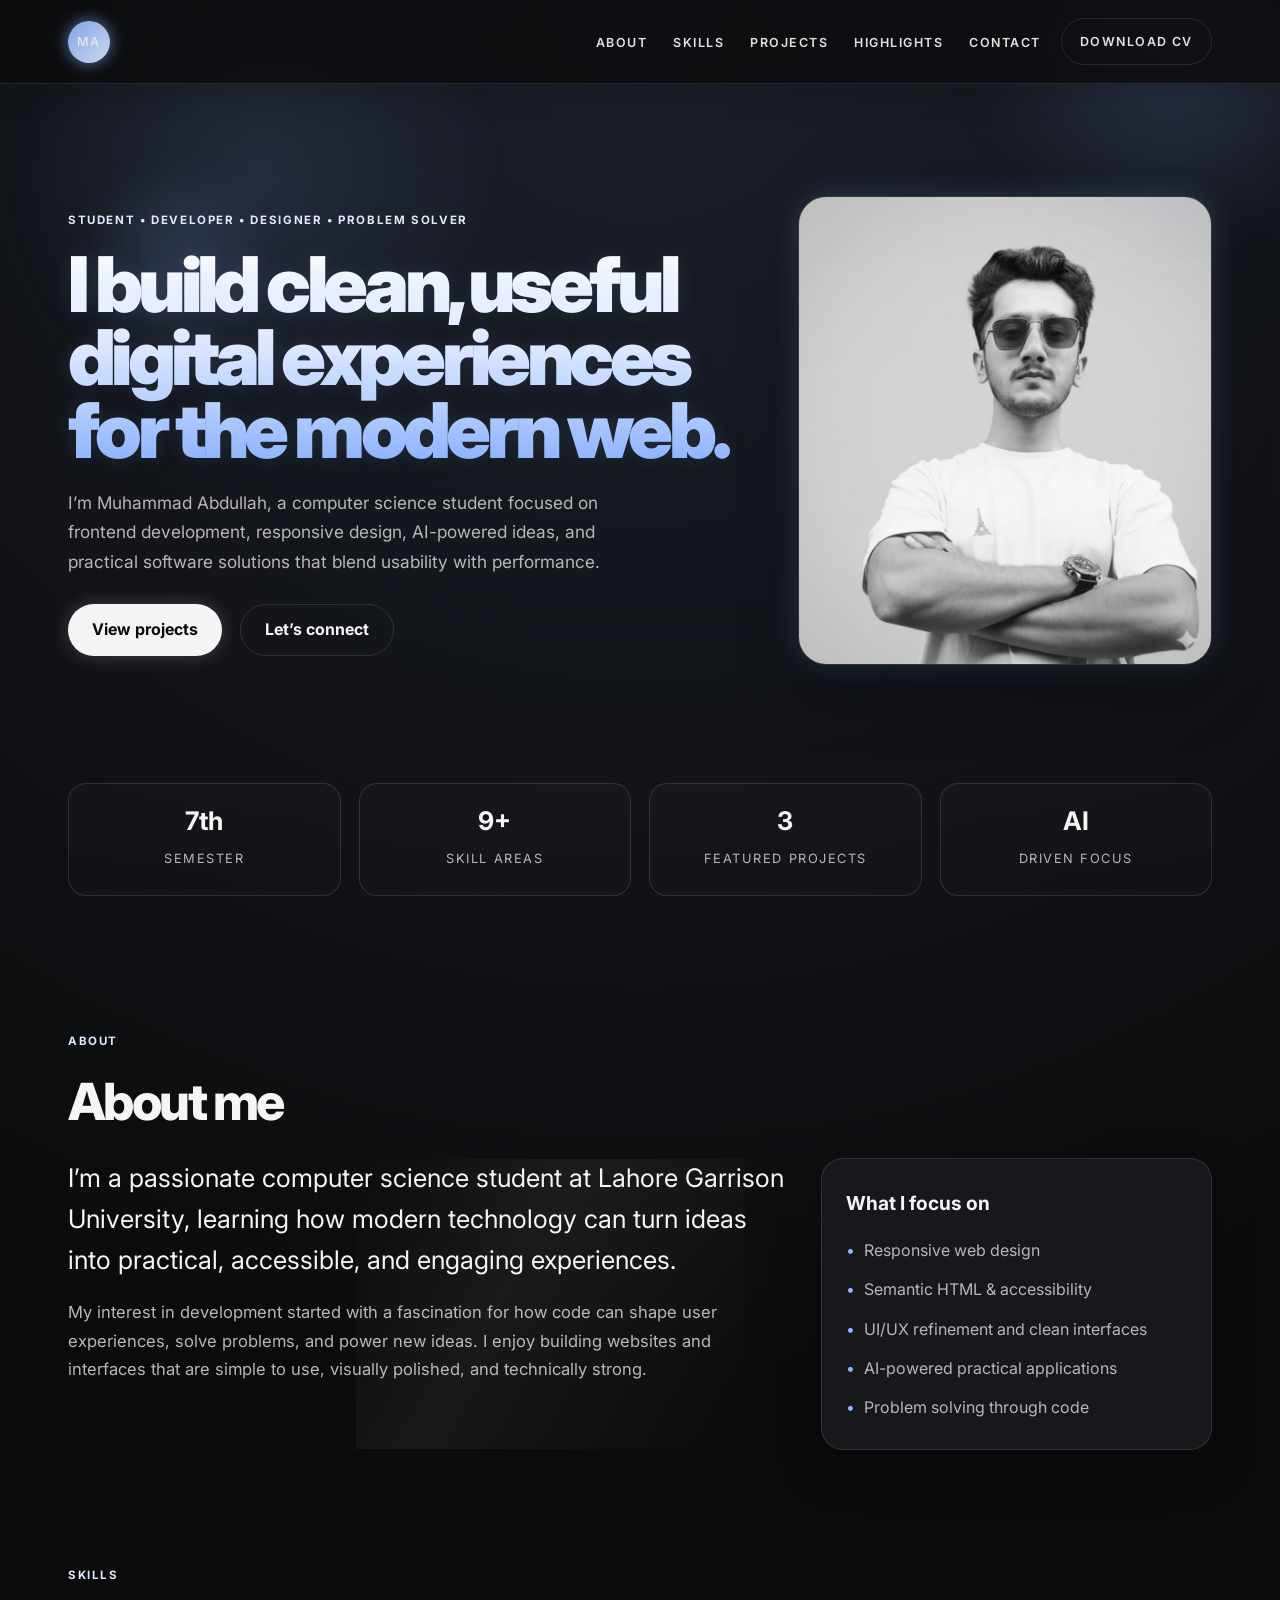
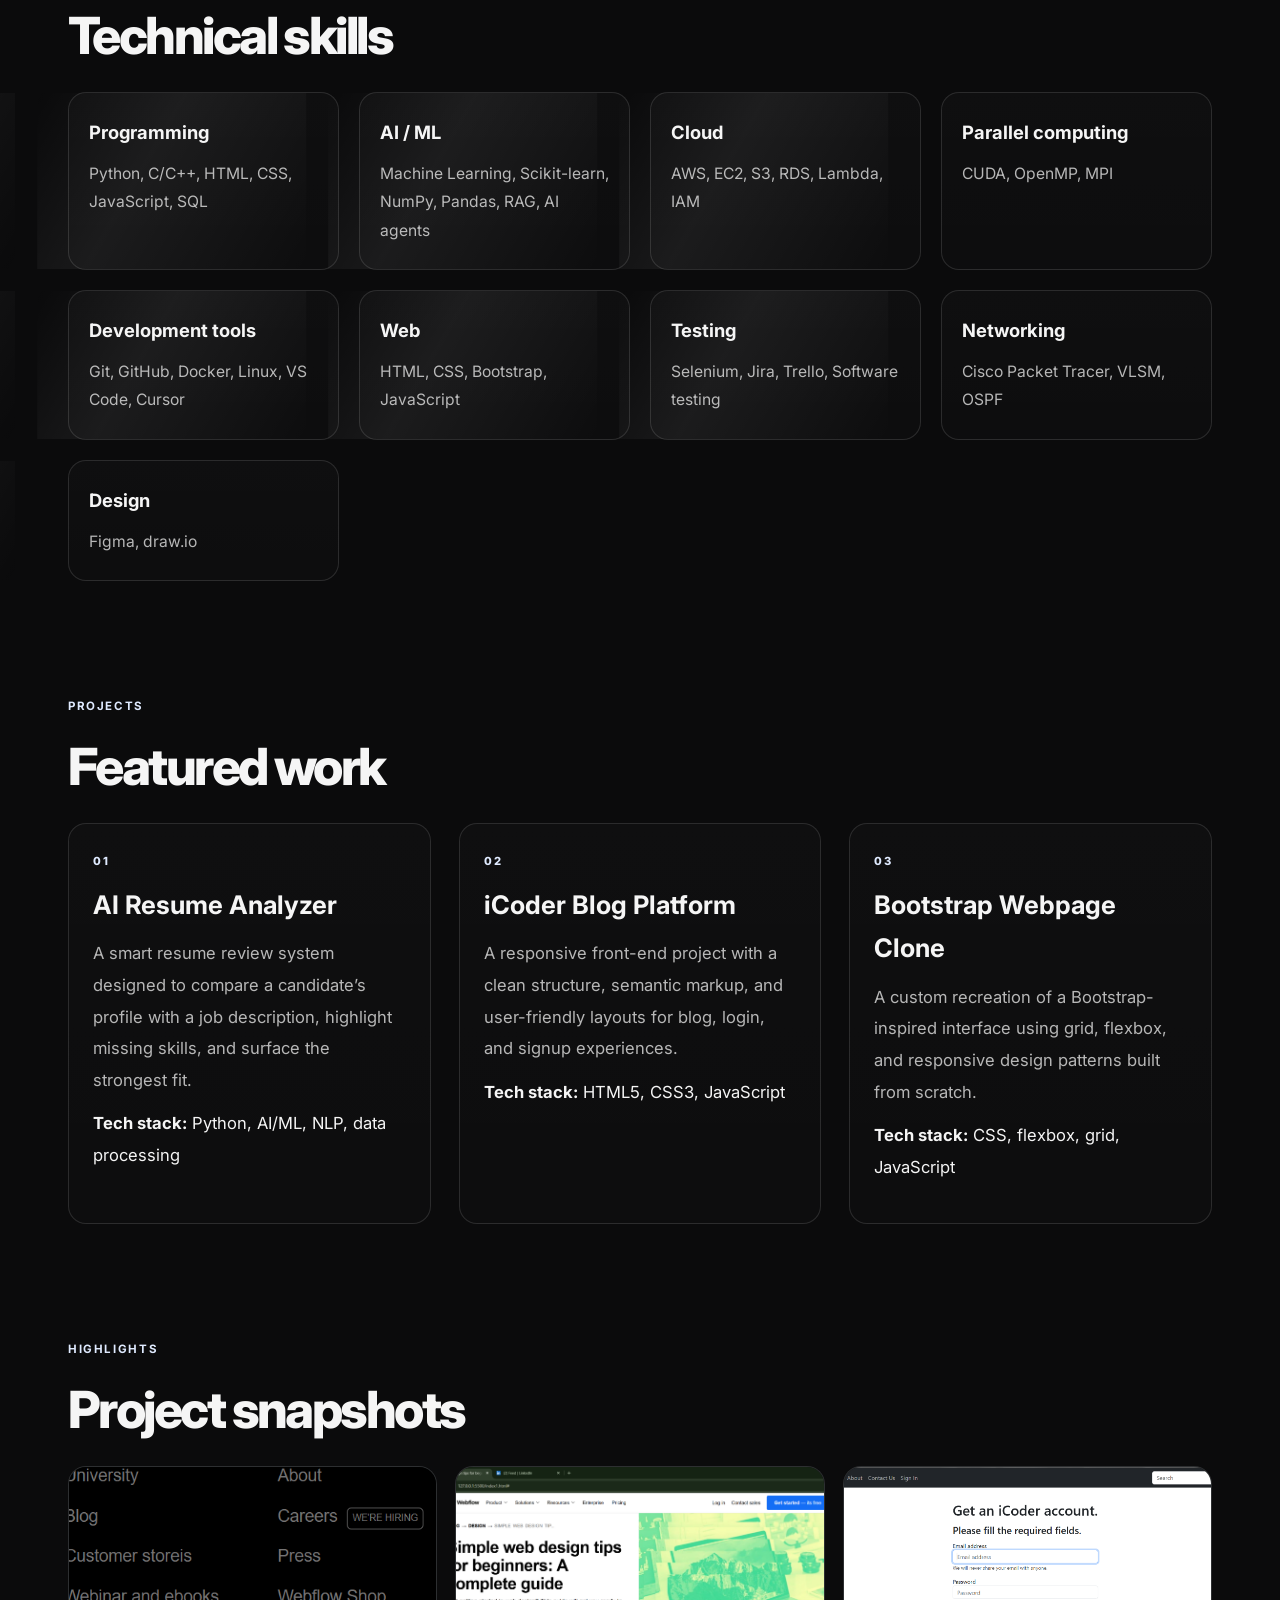
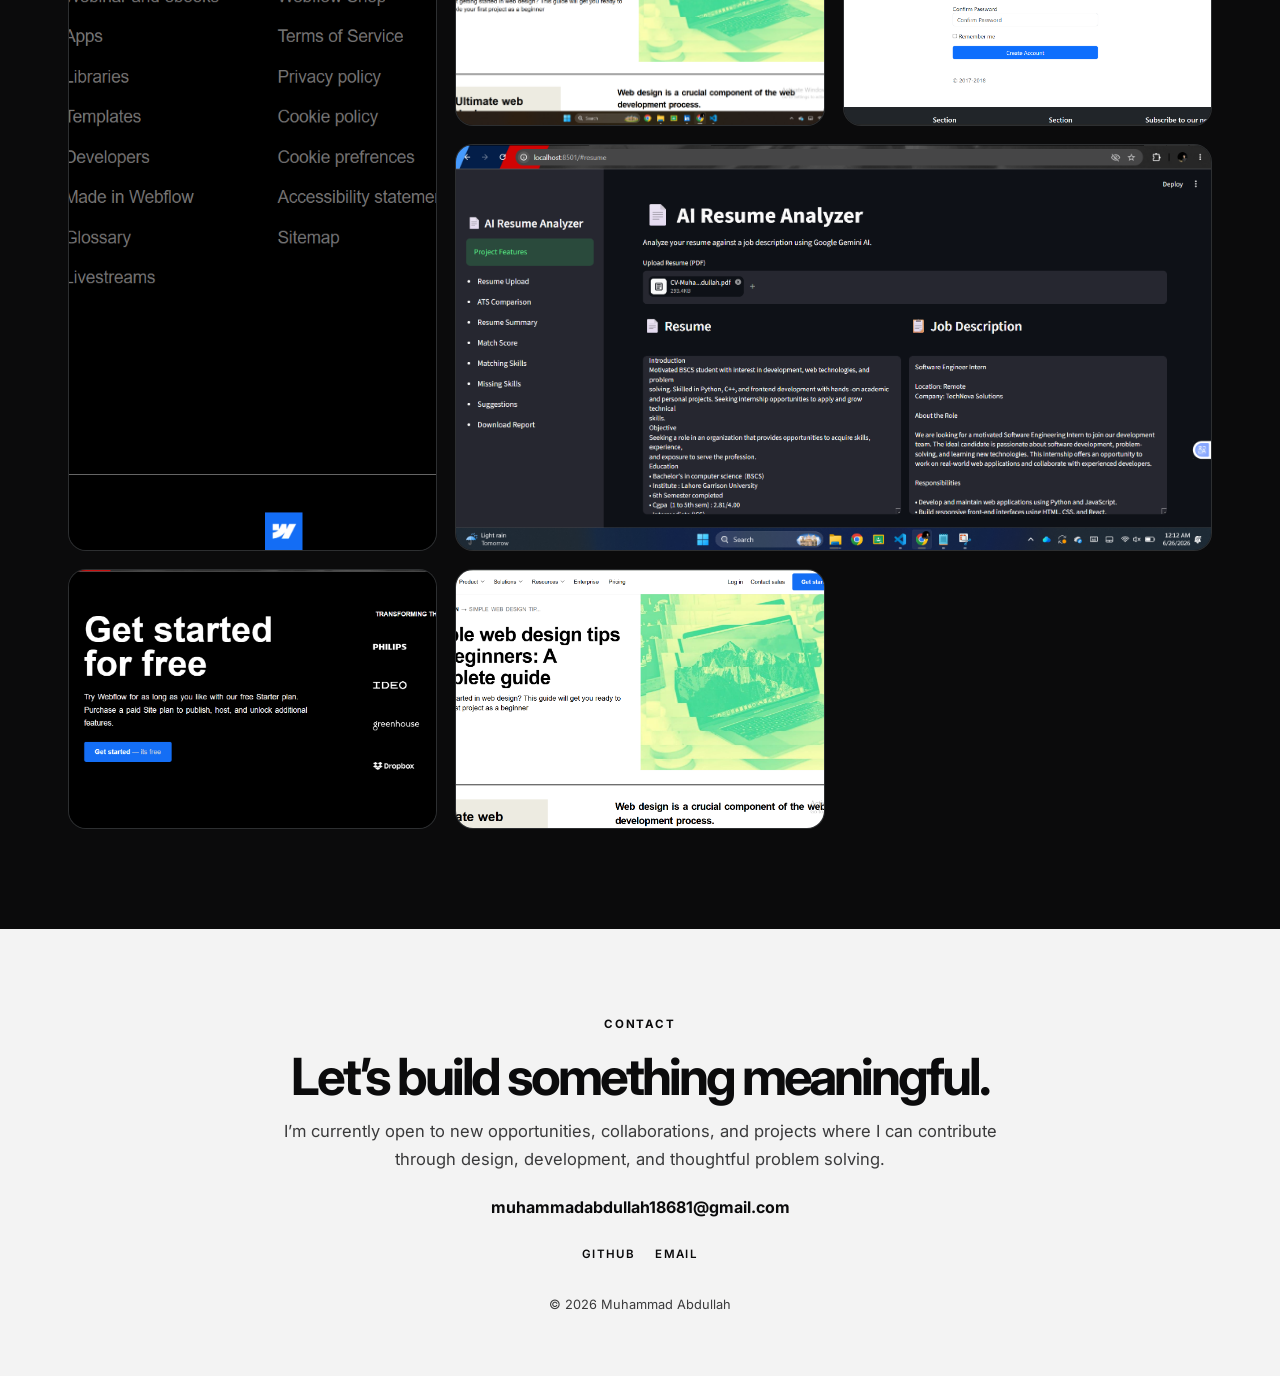
<file: index.html>
<!DOCTYPE html>
<html lang="en">
  <head>
    <meta charset="UTF-8" />
    <meta name="viewport" content="width=device-width, initial-scale=1.0" />
    <title>Muhammad Abdullah | Portfolio</title>
    <meta
      name="description"
      content="Portfolio of Muhammad Abdullah, a computer science student and web developer focused on responsive design, front-end development, AI, and practical software solutions."
    />
    <link rel="preconnect" href="https://fonts.googleapis.com" />
    <link rel="preconnect" href="https://fonts.gstatic.com" crossorigin />
    <link
      href="https://fonts.googleapis.com/css2?family=Inter:wght@400;500;600;700;800;900&display=swap"
      rel="stylesheet"
    />
    <link rel="stylesheet" href="styles.css" />
  </head>
  <body>
    <header class="site-header" id="top">
      <nav class="top-nav">
        <a href="#top" class="brand" aria-label="Muhammad Abdullah home">MA</a>

        <button class="menu-toggle" aria-label="Toggle navigation" aria-expanded="false">
          <span></span>
          <span></span>
          <span></span>
        </button>

        <div class="nav-panel">
          <ul>
            <li><a href="#about">About</a></li>
            <li><a href="#skills">Skills</a></li>
            <li><a href="#projects">Projects</a></li>
            <li><a href="#highlights">Highlights</a></li>
            <li><a href="#contact">Contact</a></li>
          </ul>
          <a class="nav-button" href="CV-Muhammad_Abdullah.docx" target="_blank" rel="noopener noreferrer">Download CV</a>
        </div>
      </nav>
    </header>

    <main>
      <section class="hero">
        <div class="hero-copy">
          <p class="eyebrow">Student • developer • designer • problem solver</p>
          <h1>
            I build clean, useful digital experiences for the modern web.
          </h1>
          <p class="hero-text">
            I’m Muhammad Abdullah, a computer science student focused on frontend
            development, responsive design, AI-powered ideas, and practical software
            solutions that blend usability with performance.
          </p>
          <div class="hero-actions">
            <a href="#projects" class="primary-btn">View projects</a>
            <a href="#contact" class="secondary-btn">Let’s connect</a>
          </div>
        </div>

        <div class="hero-image-wrap">
          <img src="img1.jpg" alt="Muhammad Abdullah portrait" class="hero-image" />
        </div>
      </section>

      <section class="stats-strip" aria-label="Quick profile stats">
        <div>
          <strong>7th</strong>
          <span>Semester</span>
        </div>
        <div>
          <strong>9+</strong>
          <span>Skill areas</span>
        </div>
        <div>
          <strong>3</strong>
          <span>Featured projects</span>
        </div>
        <div>
          <strong>AI</strong>
          <span>Driven focus</span>
        </div>
      </section>

      <section id="about" class="content-section">
        <div class="section-heading">
          <p class="section-tag">About</p>
          <h2>About me</h2>
        </div>

        <div class="about-grid">
          <div class="about-copy">
            <p class="lead">
              I’m a passionate computer science student at Lahore Garrison University,
              learning how modern technology can turn ideas into practical, accessible,
              and engaging experiences.
            </p>
            <p>
              My interest in development started with a fascination for how code can shape
              user experiences, solve problems, and power new ideas. I enjoy building
              websites and interfaces that are simple to use, visually polished, and
              technically strong.
            </p>
          </div>

          <aside class="about-card">
            <h3>What I focus on</h3>
            <ul>
              <li>Responsive web design</li>
              <li>Semantic HTML &amp; accessibility</li>
              <li>UI/UX refinement and clean interfaces</li>
              <li>AI-powered practical applications</li>
              <li>Problem solving through code</li>
            </ul>
          </aside>
        </div>
      </section>

      <section id="skills" class="content-section">
        <div class="section-heading">
          <p class="section-tag">Skills</p>
          <h2>Technical skills</h2>
        </div>

        <div class="skills-grid">
          <div class="skill-category">
            <h3>Programming</h3>
            <p>Python, C/C++, HTML, CSS, JavaScript, SQL</p>
          </div>

          <div class="skill-category">
            <h3>AI / ML</h3>
            <p>Machine Learning, Scikit-learn, NumPy, Pandas, RAG, AI agents</p>
          </div>

          <div class="skill-category">
            <h3>Cloud</h3>
            <p>AWS, EC2, S3, RDS, Lambda, IAM</p>
          </div>

          <div class="skill-category">
            <h3>Parallel computing</h3>
            <p>CUDA, OpenMP, MPI</p>
          </div>

          <div class="skill-category">
            <h3>Development tools</h3>
            <p>Git, GitHub, Docker, Linux, VS Code, Cursor</p>
          </div>

          <div class="skill-category">
            <h3>Web</h3>
            <p>HTML, CSS, Bootstrap, JavaScript</p>
          </div>

          <div class="skill-category">
            <h3>Testing</h3>
            <p>Selenium, Jira, Trello, Software testing</p>
          </div>

          <div class="skill-category">
            <h3>Networking</h3>
            <p>Cisco Packet Tracer, VLSM, OSPF</p>
          </div>

          <div class="skill-category">
            <h3>Design</h3>
            <p>Figma, draw.io</p>
          </div>
        </div>
      </section>

      <section id="projects" class="content-section">
        <div class="section-heading">
          <p class="section-tag">Projects</p>
          <h2>Featured work</h2>
        </div>

        <div class="projects-grid">
          <article class="project-card">
            <div class="project-number">01</div>
            <h3>AI Resume Analyzer</h3>
            <p>
              A smart resume review system designed to compare a candidate’s profile with
              a job description, highlight missing skills, and surface the strongest fit.
            </p>
            <p class="stack"><strong>Tech stack:</strong> Python, AI/ML, NLP, data processing</p>
          </article>

          <article class="project-card">
            <div class="project-number">02</div>
            <h3>iCoder Blog Platform</h3>
            <p>
              A responsive front-end project with a clean structure, semantic markup, and
              user-friendly layouts for blog, login, and signup experiences.
            </p>
            <p class="stack"><strong>Tech stack:</strong> HTML5, CSS3, JavaScript</p>
          </article>

          <article class="project-card">
            <div class="project-number">03</div>
            <h3>Bootstrap Webpage Clone</h3>
            <p>
              A custom recreation of a Bootstrap-inspired interface using grid, flexbox,
              and responsive design patterns built from scratch.
            </p>
            <p class="stack"><strong>Tech stack:</strong> CSS, flexbox, grid, JavaScript</p>
          </article>
        </div>
      </section>

      <section id="highlights" class="content-section">
        <div class="section-heading">
          <p class="section-tag">Highlights</p>
          <h2>Project snapshots</h2>
        </div>

        <div class="gallery-grid">
          <figure class="gallery-item tall">
            <img src="Screenshot 2025-10-15 144143.png" alt="Project screenshot 1" />
          </figure>
          <figure class="gallery-item">
            <img src="Screenshot 2025-07-09 141239.png" alt="Project screenshot 2" />
          </figure>
          <figure class="gallery-item">
            <img src="Screenshot 2025-10-15 144005.png" alt="Project screenshot 3" />
          </figure>
          <figure class="gallery-item wide">
            <img src="project ai resume .png" alt="AI resume analyzer project" />
          </figure>
          <figure class="gallery-item">
            <img src="Screenshot 2025-10-15 144124.png" alt="Project screenshot 4" />
          </figure>
          <figure class="gallery-item">
            <img src="Screenshot 2025-07-08 152722.png" alt="Project screenshot 5" />
          </figure>
        </div>
      </section>
    </main>

    <footer id="contact" class="site-footer">
      <div class="footer-inner">
        <p class="section-tag light">Contact</p>
        <h2>Let’s build something meaningful.</h2>
        <p>
          I’m currently open to new opportunities, collaborations, and projects where I
          can contribute through design, development, and thoughtful problem solving.
        </p>
        <a class="email-link" href="mailto:muhammadabdullah18681@gmail.com">
          muhammadabdullah18681@gmail.com
        </a>
        <div class="social-links" aria-label="Social links">
          <a href="https://github.com/Abdullah-khalil-18681" target="_blank" rel="noopener noreferrer">GitHub</a>
          <a href="mailto:muhammadabdullah18681@gmail.com">Email</a>
        </div>
        <p class="copyright">© 2026 Muhammad Abdullah</p>
      </div>
    </footer>

    <script>
      const revealItems = document.querySelectorAll('.content-section, .hero, .stats-strip, .site-footer');
      const menuToggle = document.querySelector('.menu-toggle');
      const navPanel = document.querySelector('.nav-panel');

      const observer = new IntersectionObserver(
        (entries) => {
          entries.forEach((entry) => {
            if (entry.isIntersecting) {
              entry.target.classList.add('is-visible');
            }
          });
        },
        { threshold: 0.12 }
      );

      revealItems.forEach((item) => {
        item.classList.add('reveal');
        observer.observe(item);
      });

      document.querySelectorAll('.project-card, .skill-category, .about-card, .gallery-item, .stats-strip > div').forEach((item) => {
        item.classList.add('reveal');
        observer.observe(item);
      });

      if (menuToggle && navPanel) {
        menuToggle.addEventListener('click', () => {
          const isOpen = navPanel.classList.toggle('is-open');
          menuToggle.classList.toggle('is-open', isOpen);
          menuToggle.setAttribute('aria-expanded', String(isOpen));
        });

        navPanel.querySelectorAll('a').forEach((link) => {
          link.addEventListener('click', () => {
            navPanel.classList.remove('is-open');
            menuToggle.classList.remove('is-open');
            menuToggle.setAttribute('aria-expanded', 'false');
          });
        });
      }

      document.querySelectorAll('.project-card, .skill-category, .about-card, .gallery-item').forEach((card) => {
        card.addEventListener('mousemove', (event) => {
          const rect = card.getBoundingClientRect();
          const x = ((event.clientX - rect.left) / rect.width - 0.5) * 10;
          const y = ((event.clientY - rect.top) / rect.height - 0.5) * 10;
          card.style.transform = `translateY(-4px) rotateX(${(-y).toFixed(2)}deg) rotateY(${x.toFixed(2)}deg) scale(1.01)`;
        });

        card.addEventListener('mouseleave', () => {
          card.style.transform = '';
        });
      });
    </script>
  </body>
</html>
</file>
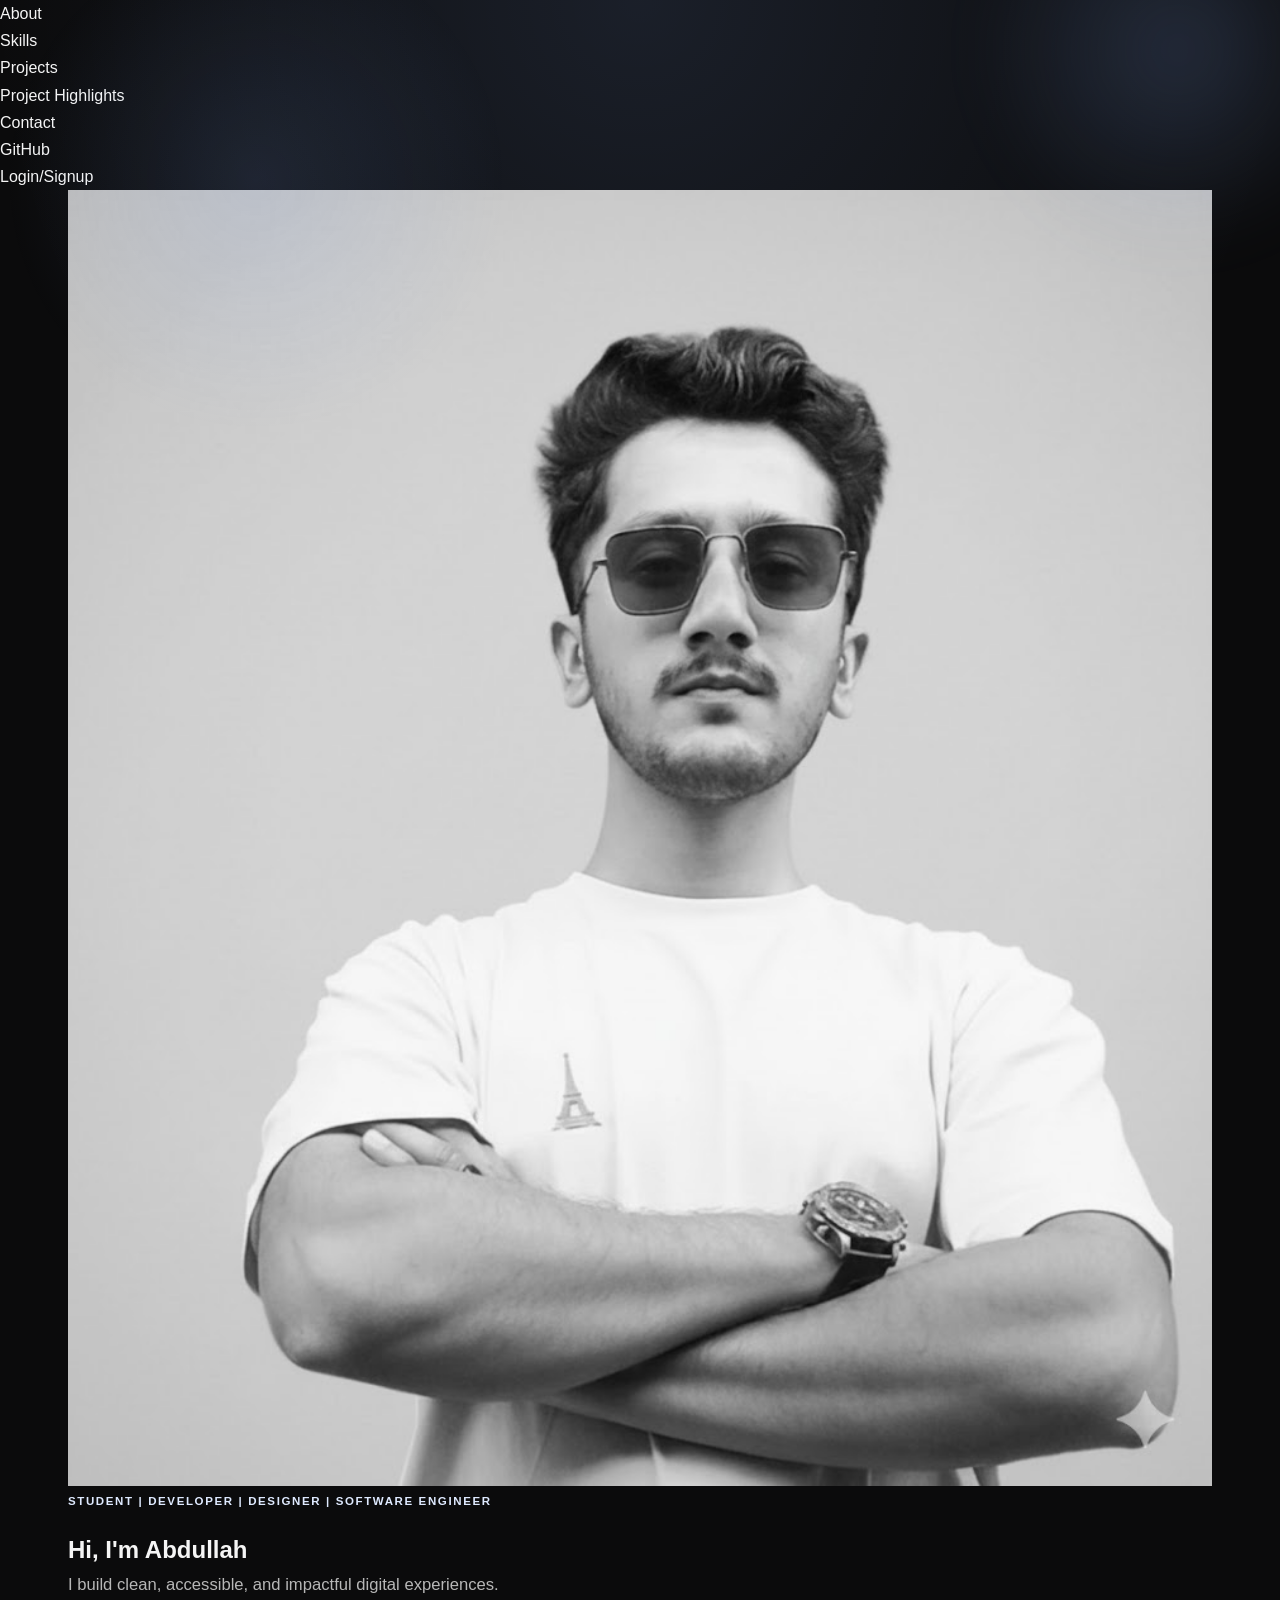
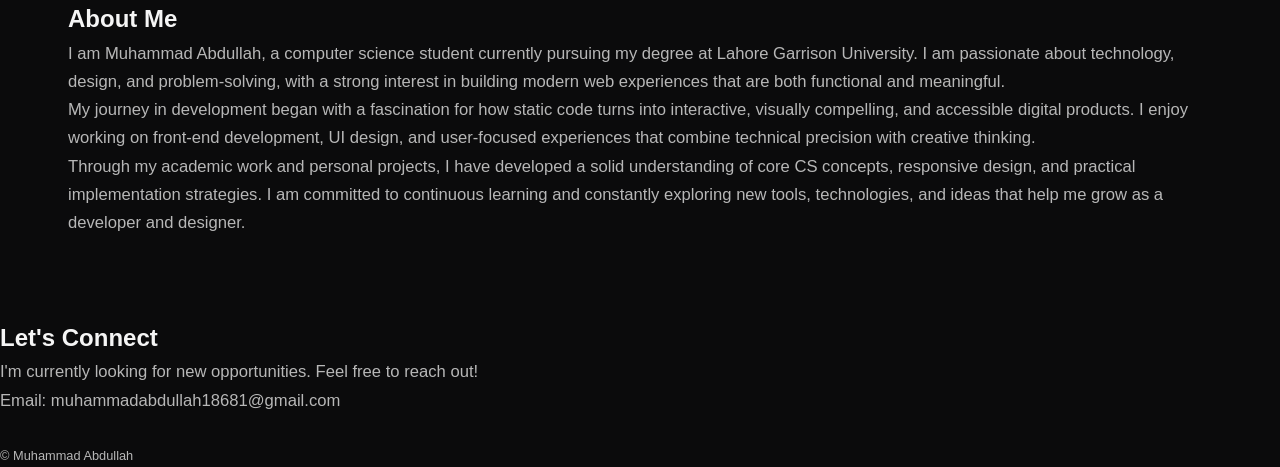
<file: about.html>
<!DOCTYPE html>
<html lang="en">

<head>
    <meta charset="UTF-8">
    <meta name="viewport" content="width=device-width, initial-scale=1.0">
    <title>About - Abdullah Khalil</title>
    <link rel="stylesheet" href="styles.css">
</head>

<body>

    <header>
        <nav>
            <ul>
                <li><a href="about.html">About</a></li>
                <li><a href="skills.html">Skills</a></li>
                <li><a href="projects.html">Projects</a></li>
                <li><a href="project-highlights.html">Project Highlights</a></li>
                <li><a href="contact.html">Contact</a></li>
                <li><a href="github.html">GitHub</a></li>
                <li><a href="login.html">Login/Signup</a></li>
            </ul>
        </nav>
    </header>

    <main>
        <section class="hero-content">
            <img src="img1.jpg" alt="A professional headshot of Abdullah Khalil smiling" class="profile-img">
            <p class="eyebrow">Student | Developer | Designer | Software Engineer</p>
            <h1>Hi, I'm Abdullah</h1>
            <p class="hero-subtitle">I build clean, accessible, and impactful digital experiences.</p>
        </section>

        <section class="page-section">
            <h2>About Me</h2>
            <div class="text-content">
                <p>
                    I am Muhammad Abdullah, a computer science student currently pursuing my degree at Lahore Garrison University.
                    I am passionate about technology, design, and problem-solving, with a strong interest in building modern web experiences that are both functional and meaningful.
                </p>
                <p>
                    My journey in development began with a fascination for how static code turns into interactive, visually compelling, and accessible digital products.
                    I enjoy working on front-end development, UI design, and user-focused experiences that combine technical precision with creative thinking.
                </p>
                <p>
                    Through my academic work and personal projects, I have developed a solid understanding of core CS concepts, responsive design, and practical implementation strategies.
                    I am committed to continuous learning and constantly exploring new tools, technologies, and ideas that help me grow as a developer and designer.
                </p>
            </div>
        </section>
    </main>

     <footer id="contact">
        <h2>Let's Connect</h2>
        <p>I'm currently looking for new opportunities. Feel free to reach out!</p>
        <p class="contact-info">
            Email: <a href="mailto:muhammadabdullah18681@gmail.com">muhammadabdullah18681@gmail.com</a>
        </p>
        <p class="copyright">
            &copy; <span id="year"> Muhammad Abdullah</span>
        </p>
    </footer>

</body>

</html>
</file>
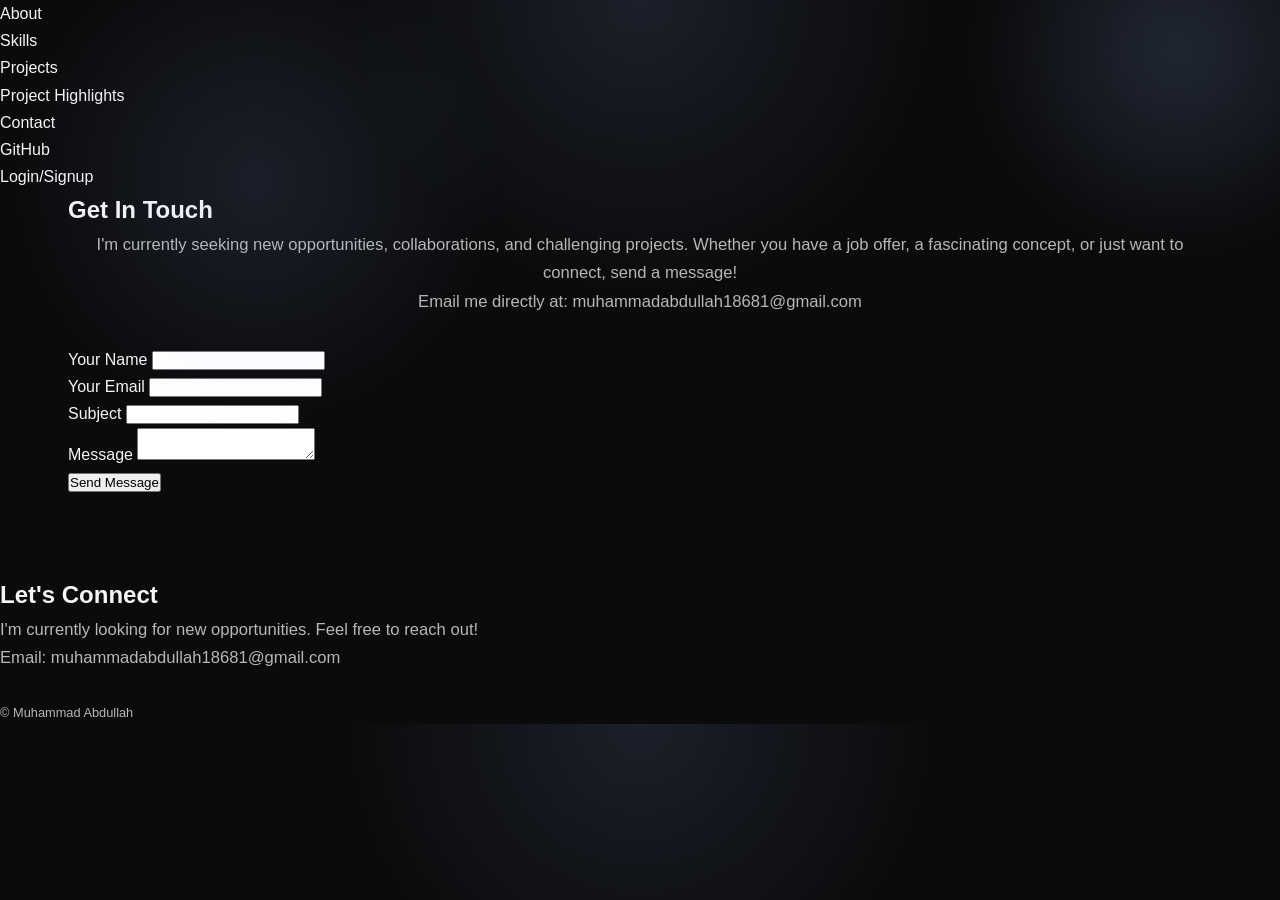
<file: contact.html>
<!DOCTYPE html>
<html lang="en">
<head>
    <meta charset="UTF-8">
    <meta name="viewport" content="width=device-width, initial-scale=1.0">
    <title>Contact - Abdullah Khalil</title>
    <link rel="stylesheet" href="styles.css">
</head>
<body>

    <header>
        <nav>
            <ul>
                <li><a href="about.html">About</a></li>
                <li><a href="skills.html">Skills</a></li>
                <li><a href="projects.html">Projects</a></li>
                <li><a href="project-highlights.html">Project Highlights</a></li>
                <li><a href="contact.html">Contact</a></li>
                <li><a href="github.html">GitHub</a></li>
                <li><a href="login.html">Login/Signup</a></li>
            </ul>
        </nav>
    </header>

    <main>
        <section class="page-section">
            <h2>Get In Touch</h2>
            <div class="text-content" style="text-align: center; margin-bottom: 30px;">
                <p>
                    I'm currently seeking new opportunities, collaborations, and challenging projects. Whether you have a job offer, a fascinating concept, or just want to connect, send a message!
                </p>
                <p>
                    Email me directly at: <a href="mailto:muhammadabdullah18681@gmail.com">muhammadabdullah18681@gmail.com</a>
                </p>
            </div>

            <div class="contact-form-container">
                <form action="#" method="POST">
                    <div class="form-group">
                        <label for="name">Your Name</label>
                        <input type="text" id="name" name="name" required>
                    </div>

                    <div class="form-group">
                        <label for="email">Your Email</label>
                        <input type="email" id="email" name="email" required>
                    </div>

                    <div class="form-group">
                        <label for="subject">Subject</label>
                        <input type="text" id="subject" name="subject" required>
                    </div>

                    <div class="form-group">
                        <label for="message">Message</label>
                        <textarea id="message" name="message" required></textarea>
                    </div>

                    <button type="submit" class="submit-button">Send Message</button>
                </form>
            </div>
        </section>
    </main>

     <footer id="contact">
        <h2>Let's Connect</h2>
        <p>I'm currently looking for new opportunities. Feel free to reach out!</p>
        <p class="contact-info">
            Email: <a href="mailto:muhammadabdullah18681@gmail.com">muhammadabdullah18681@gmail.com</a>
        </p>
        <p class="copyright">
            &copy; <span id="year"> Muhammad Abdullah</span>
    </footer>

</body>
</html>
</file>
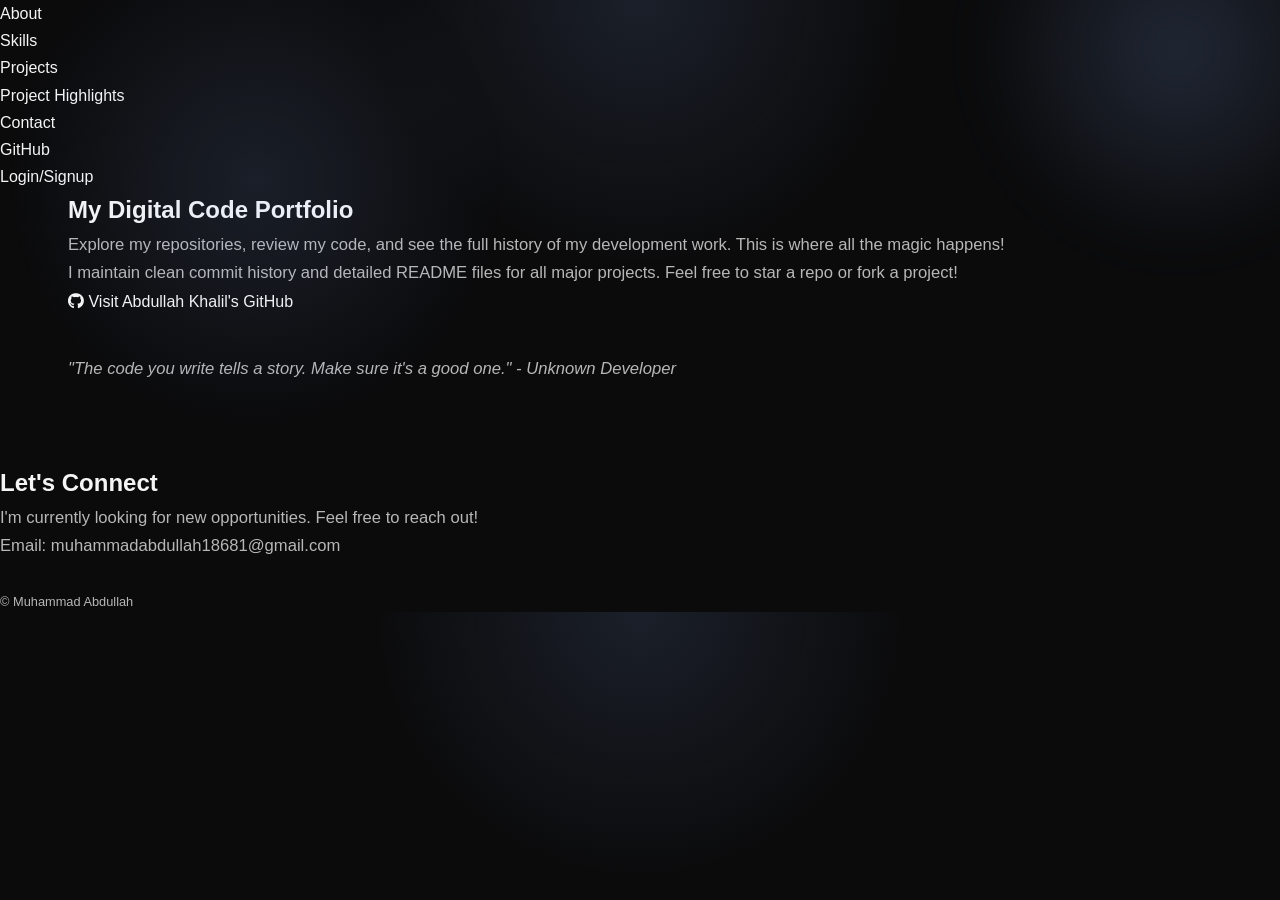
<file: github.html>
<!DOCTYPE html>
<html lang="en">
<head>
    <meta charset="UTF-8">
    <meta name="viewport" content="width=device-width, initial-scale=1.0">
    <title>GitHub - Abdullah Khalil</title>
    <link rel="stylesheet" href="styles.css">
    <link rel="stylesheet" href="https://cdnjs.cloudflare.com/ajax/libs/font-awesome/6.0.0-beta3/css/all.min.css">
</head>
<body>

    <header>
        <nav>
            <ul>
                <li><a href="about.html">About</a></li>
                <li><a href="skills.html">Skills</a></li>
                <li><a href="projects.html">Projects</a></li>
                <li><a href="project-highlights.html">Project Highlights</a></li>
                <li><a href="contact.html">Contact</a></li>
                <li><a href="github.html">GitHub</a></li>
                <li><a href="login.html">Login/Signup</a></li>
            </ul>
        </nav>
    </header>

    <main>
        <section class="page-section github-link-section">
            <h2>My Digital Code Portfolio</h2>
            <div class="text-content">
                <p>
                    Explore my repositories, review my code, and see the full history of my development work. This is where all the magic happens!
                </p>
                <p>
                    I maintain clean commit history and detailed README files for all major projects. Feel free to star a repo or fork a project!
                </p>
                
                <a href="https://github.com/Abdullah-khalil-18681" target="_blank" rel="noopener noreferrer" class="github-button">
                    <i class="fab fa-github"></i> Visit Abdullah Khalil's GitHub
                </a>

                <p style="margin-top: 40px; font-style: italic;">
                    "The code you write tells a story. Make sure it's a good one." - Unknown Developer
                </p>
            </div>
        </section>
    </main>

     <footer id="contact">
        <h2>Let's Connect</h2>
        <p>I'm currently looking for new opportunities. Feel free to reach out!</p>
        <p class="contact-info">
            Email: <a href="mailto:muhammadabdullah18681@gmail.com">muhammadabdullah18681@gmail.com</a>
        </p>
        <p class="copyright">
            &copy; <span id="year"> Muhammad Abdullah</span>
    </footer>

</body>
</html>
</file>
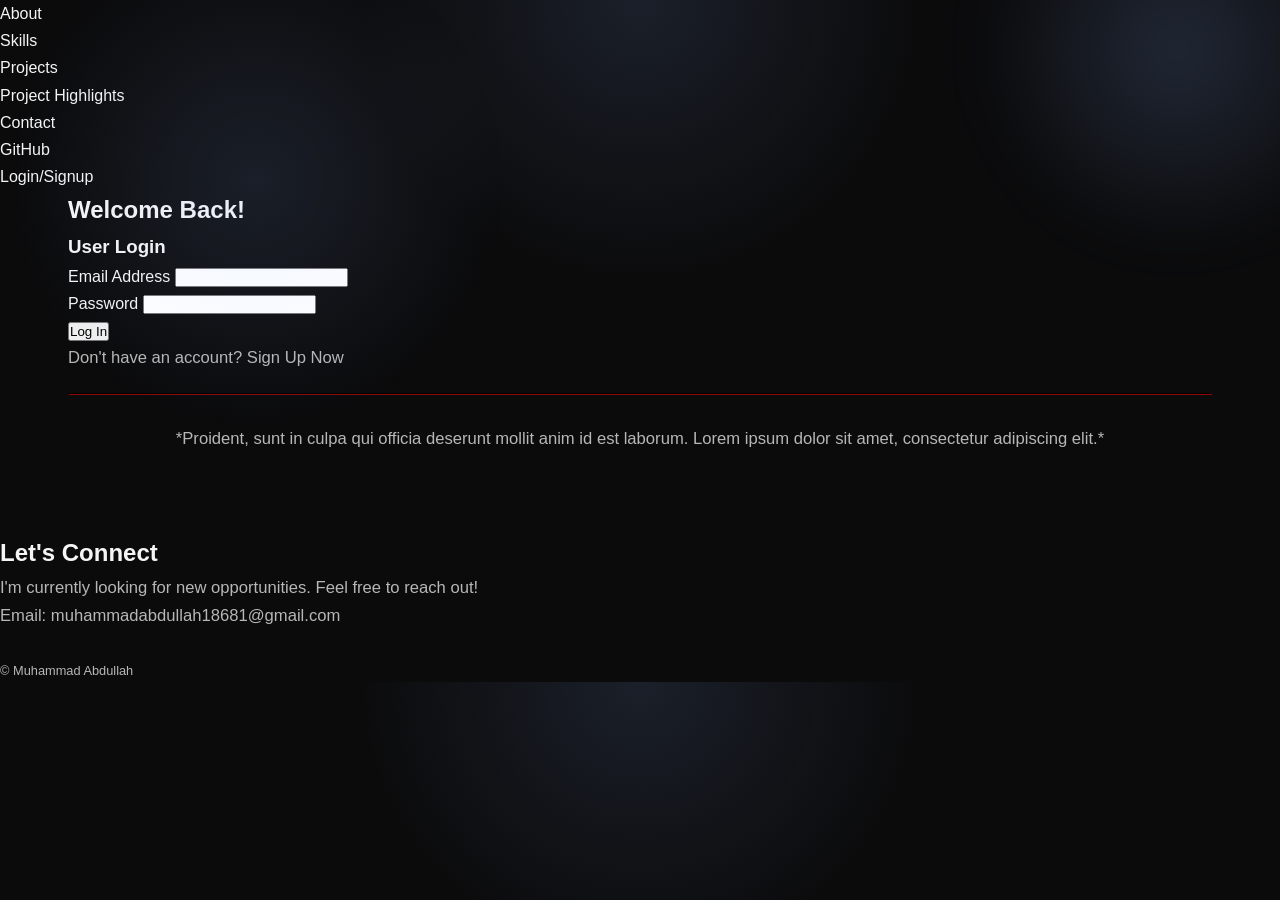
<file: login.html>
<!DOCTYPE html>
<html lang="en">
<head>
    <meta charset="UTF-8">
    <meta name="viewport" content="width=device-width, initial-scale=1.0">
    <title>Login / Sign Up</title>
    <link rel="stylesheet" href="styles.css">
</head>
<body>

    <header>
        <nav>
            <ul>
                <li><a href="about.html">About</a></li>
                <li><a href="skills.html">Skills</a></li>
                <li><a href="projects.html">Projects</a></li>
                <li><a href="project-highlights.html">Project Highlights</a></li>
                <li><a href="contact.html">Contact</a></li>
                <li><a href="github.html">GitHub</a></li>
                <li><a href="login.html">Login/Signup</a></li>
            </ul>
        </nav>
    </header>

    <main>
        <section class="page-section">
            <h2>Welcome Back!</h2>

            <div class="auth-form-container">
                <form id="login-form" action="#" method="POST">
                    <h3>User Login</h3>
                    <div class="form-group">
                        <label for="login-email">Email Address</label>
                        <input type="email" id="login-email" name="email" required>
                    </div>

                    <div class="form-group">
                        <label for="login-password">Password</label>
                        <input type="password" id="login-password" name="password" required>
                    </div>

                    <button type="submit" class="submit-button">Log In</button>
                </form>
                
                <div class="toggle-switch">
                    <p>Don't have an account? <a href="#" onclick="showSignup()">Sign Up Now</a></p>
                </div>
                
                <hr style="margin: 20px 0; border-color: #3b0405;">

                <form id="signup-form" action="#" method="POST" style="display:none;">
                    <h3>Create Account</h3>
                    <div class="form-group">
                        <label for="signup-username">Username</label>
                        <input type="text" id="signup-username" name="username" required>
                    </div>
                    
                    <div class="form-group">
                        <label for="signup-email">Email Address</label>
                        <input type="email" id="signup-email" name="email" required>
                    </div>

                    <div class="form-group">
                        <label for="signup-password">Password</label>
                        <input type="password" id="signup-password" name="password" required>
                    </div>

                    <button type="submit" class="submit-button">Sign Up</button>
                </form>

                <div class="toggle-switch" id="login-toggle" style="display:none;">
                    <p>Already have an account? <a href="#" onclick="showLogin()">Log In</a></p>
                </div>
            </div>
            
            <div class="text-content" style="margin-top: 30px; text-align: center;">
                <p>
                    *Proident, sunt in culpa qui officia deserunt mollit anim id est laborum. Lorem ipsum dolor sit amet, consectetur adipiscing elit.*
                </p>
            </div>
        </section>
    </main>

     <footer id="contact">
        <h2>Let's Connect</h2>
        <p>I'm currently looking for new opportunities. Feel free to reach out!</p>
        <p class="contact-info">
            Email: <a href="mailto:muhammadabdullah18681@gmail.com">muhammadabdullah18681@gmail.com</a>
        </p>
        <p class="copyright">
            &copy; <span id="year"> Muhammad Abdullah</span>
    </footer>
    
    <script>
        function showSignup() {
            document.getElementById('login-form').style.display = 'none';
            document.querySelector('.toggle-switch').style.display = 'none';
            document.getElementById('signup-form').style.display = 'block';
            document.getElementById('login-toggle').style.display = 'block';
            document.querySelector('.page-section h2').textContent = 'Join the Community!';
        }

        function showLogin() {
            document.getElementById('signup-form').style.display = 'none';
            document.getElementById('login-toggle').style.display = 'none';
            document.getElementById('login-form').style.display = 'block';
            document.querySelector('.toggle-switch').style.display = 'block';
            document.querySelector('.page-section h2').textContent = 'Welcome Back!';
        }
    </script>
</body>
</html>
</file>
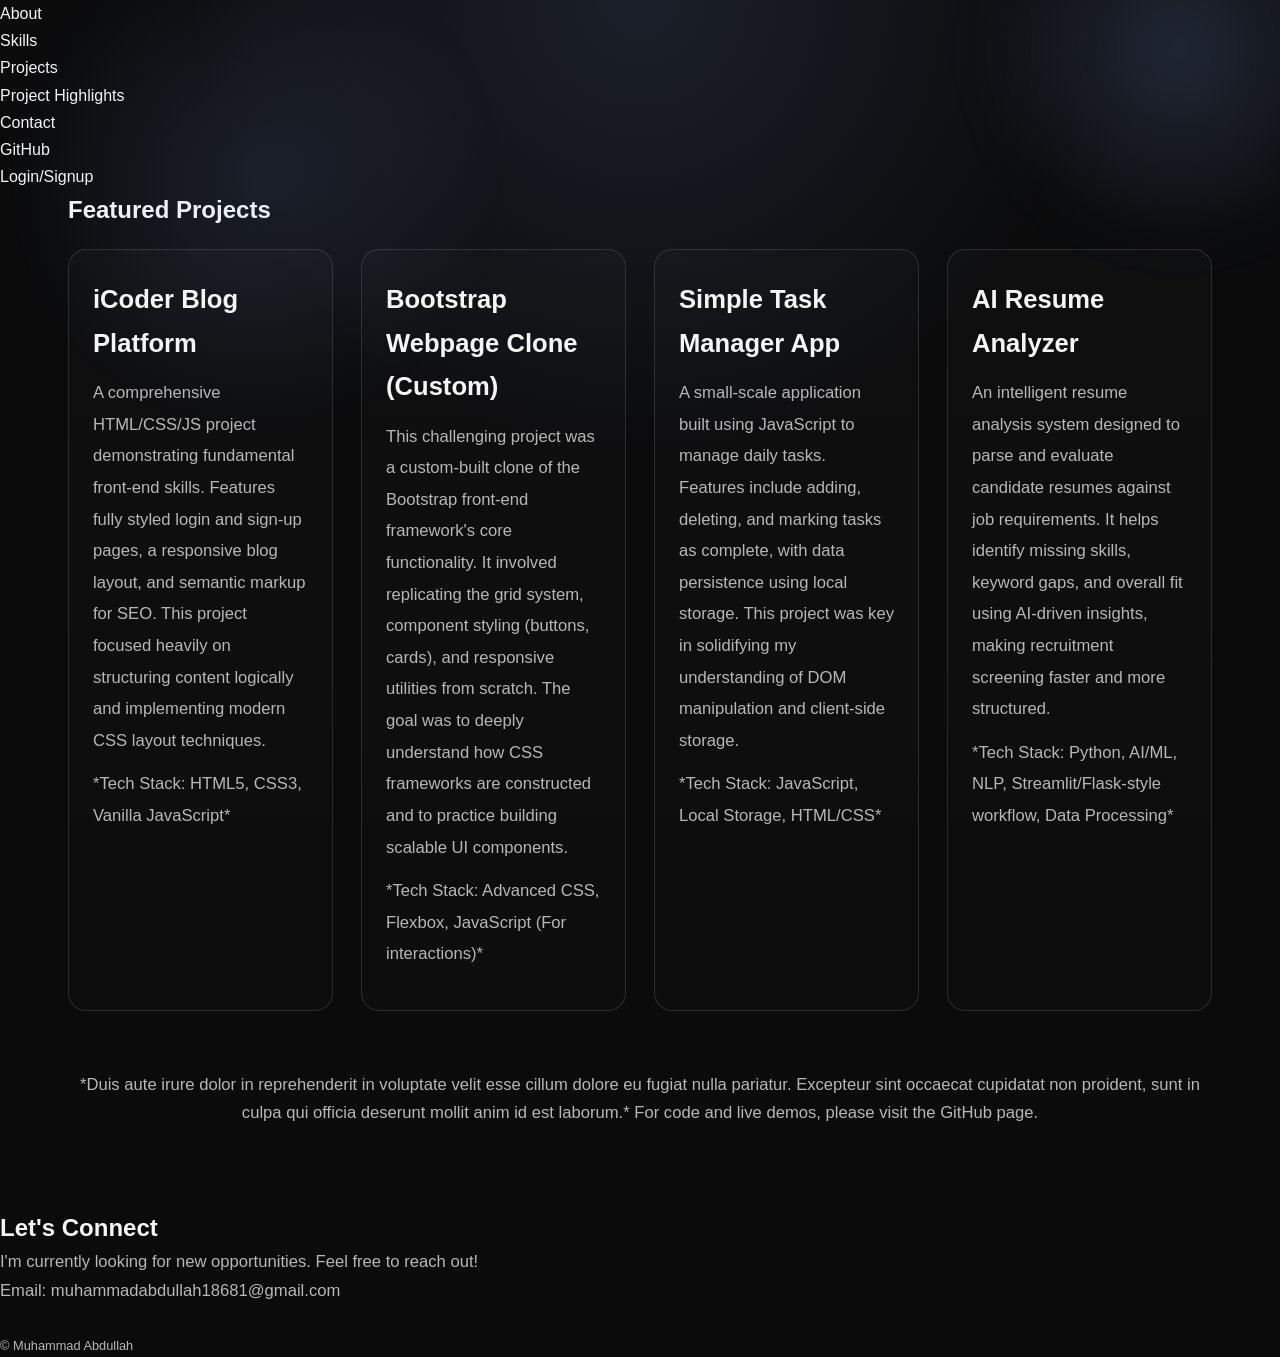
<file: projects.html>
<!DOCTYPE html>
<html lang="en">
<head>
    <meta charset="UTF-8">
    <meta name="viewport" content="width=device-width, initial-scale=1.0">
    <title>Projects - Abdullah Khalil</title>
    <link rel="stylesheet" href="styles.css">
</head>
<body>

    <header>
        <nav>
            <ul>
                <li><a href="about.html">About</a></li>
                <li><a href="skills.html">Skills</a></li>
                <li><a href="projects.html">Projects</a></li>
                <li><a href="project-highlights.html">Project Highlights</a></li>
                <li><a href="contact.html">Contact</a></li>
                <li><a href="github.html">GitHub</a></li>
                <li><a href="login.html">Login/Signup</a></li>
            </ul>
        </nav>
    </header>

    <main>
        <section class="page-section">
            <h2>Featured Projects</h2>

            <div class="projects-grid">
                <div class="project-card">
                    <h3>iCoder Blog Platform</h3>
                    <p>
                        A comprehensive HTML/CSS/JS project demonstrating fundamental front-end skills. Features fully styled login and sign-up pages, a responsive blog layout, and semantic markup for SEO. This project focused heavily on structuring content logically and implementing modern CSS layout techniques.
                    </p>
                    <p style="margin-top: 10px;">*Tech Stack: HTML5, CSS3, Vanilla JavaScript*</p>
                </div>

                <div class="project-card">
                    <h3>Bootstrap Webpage Clone (Custom)</h3>
                    <p>
                        This challenging project was a custom-built clone of the Bootstrap front-end framework's core functionality. It involved replicating the grid system, component styling (buttons, cards), and responsive utilities from scratch. The goal was to deeply understand how CSS frameworks are constructed and to practice building scalable UI components.
                    </p>
                    <p style="margin-top: 10px;">*Tech Stack: Advanced CSS, Flexbox, JavaScript (For interactions)*</p>
                </div>

                <div class="project-card">
                    <h3>Simple Task Manager App</h3>
                    <p>
                        A small-scale application built using JavaScript to manage daily tasks. Features include adding, deleting, and marking tasks as complete, with data persistence using local storage. This project was key in solidifying my understanding of DOM manipulation and client-side storage.
                    </p>
                    <p style="margin-top: 10px;">*Tech Stack: JavaScript, Local Storage, HTML/CSS*</p>
                </div>

                <div class="project-card">
                    <h3>AI Resume Analyzer</h3>
                    <p>
                        An intelligent resume analysis system designed to parse and evaluate candidate resumes against job requirements. It helps identify missing skills, keyword gaps, and overall fit using AI-driven insights, making recruitment screening faster and more structured.
                    </p>
                    <p style="margin-top: 10px;">*Tech Stack: Python, AI/ML, NLP, Streamlit/Flask-style workflow, Data Processing*</p>
                </div>
            </div>

            <div class="text-content" style="margin-top: 60px; text-align: center;">
                <p>
                    *Duis aute irure dolor in reprehenderit in voluptate velit esse cillum dolore eu fugiat nulla pariatur. Excepteur sint occaecat cupidatat non proident, sunt in culpa qui officia deserunt mollit anim id est laborum.* For code and live demos, please visit the <a href="github.html">GitHub page</a>.
                </p>
            </div>
        </section>
    </main>

   <footer id="contact">
        <h2>Let's Connect</h2>
        <p>I'm currently looking for new opportunities. Feel free to reach out!</p>
        <p class="contact-info">
            Email: <a href="mailto:muhammadabdullah18681@gmail.com">muhammadabdullah18681@gmail.com</a>
        </p>
        <p class="copyright">
            &copy; <span id="year"> Muhammad Abdullah</span>
    </footer>

</body>
</html>
</file>
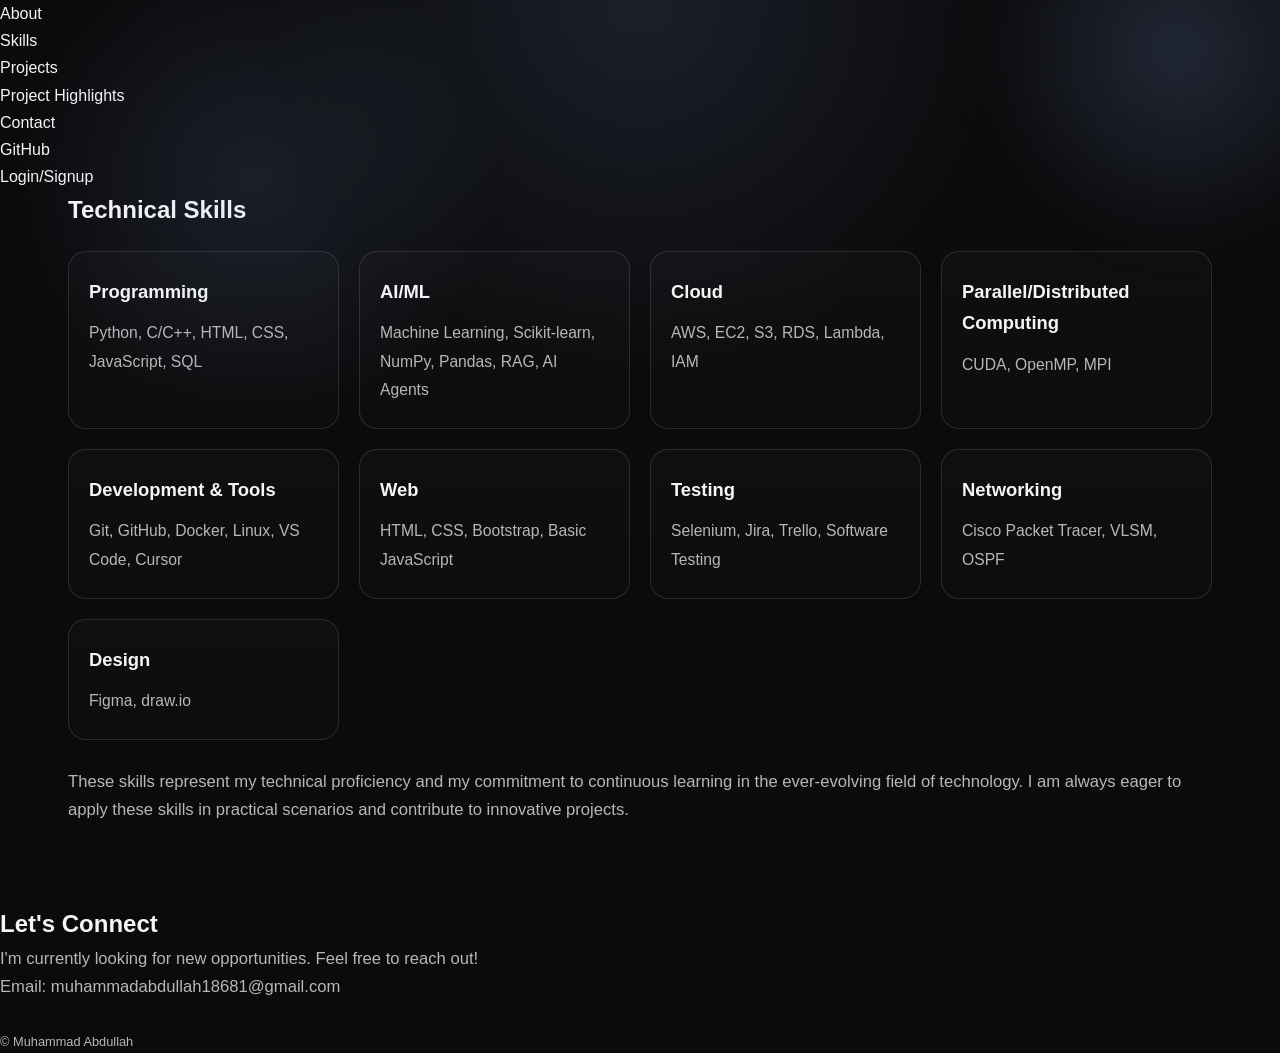
<file: skills.html>
<!DOCTYPE html>
<html lang="en">
<head>
    <meta charset="UTF-8">
    <meta name="viewport" content="width=device-width, initial-scale=1.0">
    <title>Skills - Abdullah Khalil</title>
    <link rel="stylesheet" href="styles.css">
</head>
<body>

    <header>
        <nav>
            <ul>
                <li><a href="about.html">About</a></li>
                <li><a href="skills.html">Skills</a></li>
                <li><a href="projects.html">Projects</a></li>
                <li><a href="project-highlights.html">Project Highlights</a></li>
                <li><a href="contact.html">Contact</a></li>
                <li><a href="github.html">GitHub</a></li>
                <li><a href="login.html">Login/Signup</a></li>
            </ul>
        </nav>
    </header>

    <main>
        <section class="page-section">
            <h2>Technical Skills</h2>

            <div class="skills-grid">
                <div class="skill-category">
                    <h3>Programming</h3>
                    <p>Python, C/C++, HTML, CSS, JavaScript, SQL</p>
                </div>

                <div class="skill-category">
                    <h3>AI/ML</h3>
                    <p>Machine Learning, Scikit-learn, NumPy, Pandas, RAG, AI Agents</p>
                </div>

                <div class="skill-category">
                    <h3>Cloud</h3>
                    <p>AWS, EC2, S3, RDS, Lambda, IAM</p>
                </div>

                <div class="skill-category">
                    <h3>Parallel/Distributed Computing</h3>
                    <p>CUDA, OpenMP, MPI</p>
                </div>

                <div class="skill-category">
                    <h3>Development &amp; Tools</h3>
                    <p>Git, GitHub, Docker, Linux, VS Code, Cursor</p>
                </div>

                <div class="skill-category">
                    <h3>Web</h3>
                    <p>HTML, CSS, Bootstrap, Basic JavaScript</p>
                </div>

                <div class="skill-category">
                    <h3>Testing</h3>
                    <p>Selenium, Jira, Trello, Software Testing</p>
                </div>

                <div class="skill-category">
                    <h3>Networking</h3>
                    <p>Cisco Packet Tracer, VLSM, OSPF</p>
                </div>

                <div class="skill-category">
                    <h3>Design</h3>
                    <p>Figma, draw.io</p>
                </div>
            </div>
            <br>
            <p>These skills represent my technical proficiency and my commitment to continuous learning in the ever-evolving field of technology. I am always eager to apply these skills in practical scenarios and contribute to innovative projects.</p>
        </section>
        
    </main>

     <footer id="contact">
        <h2>Let's Connect</h2>
        <p>I'm currently looking for new opportunities. Feel free to reach out!</p>
        <p class="contact-info">
            Email: <a href="mailto:muhammadabdullah18681@gmail.com">muhammadabdullah18681@gmail.com</a>
        </p>
        <p class="copyright">
            &copy; <span id="year"> Muhammad Abdullah</span>
    </footer>

</body>
</html>
</file>
<file: styles.css>
:root {
  --bg: #0b0b0c;
  --bg-soft: #121315;
  --panel: #16181b;
  --panel-2: #1d1f23;
  --text: #f5f5f5;
  --muted: #b7b7b7;
  --line: rgba(255, 255, 255, 0.12);
  --accent: #8bb2ff;
  --accent-2: #dfeaff;
  --shadow: rgba(0, 0, 0, 0.25);
  --max-width: 1200px;
}

* {
  box-sizing: border-box;
  margin: 0;
  padding: 0;
}

html {
  scroll-behavior: smooth;
}

body {
  position: relative;
  font-family: "Inter", sans-serif;
  background:
    radial-gradient(circle at top, rgba(139, 178, 255, 0.12), transparent 30%),
    var(--bg);
  color: var(--text);
  line-height: 1.7;
  overflow-x: hidden;
  isolation: isolate;
}

body::before {
  content: "";
  position: fixed;
  inset: 0;
  background: radial-gradient(circle at 20% 20%, rgba(139, 178, 255, 0.12), transparent 20%);
  pointer-events: none;
  z-index: 0;
}

body::after {
  content: "";
  position: fixed;
  inset: -20% -10% auto auto;
  width: 460px;
  height: 460px;
  border-radius: 50%;
  background: radial-gradient(circle, rgba(139, 178, 255, 0.18), transparent 62%);
  filter: blur(28px);
  pointer-events: none;
  z-index: 0;
  animation: drift 18s ease-in-out infinite alternate;
}

img {
  display: block;
  max-width: 100%;
}

p {
  color: var(--muted);
  font-size: 1.04rem;
}

img {
  width: 100%;
}

a {
  color: inherit;
  text-decoration: none;
}

.site-header {
  position: sticky;
  top: 0;
  z-index: 30;
  background: rgba(11, 11, 12, 0.8);
  backdrop-filter: blur(12px);
  border-bottom: 1px solid var(--line);
  box-shadow: 0 10px 30px rgba(0, 0, 0, 0.15);
}

.top-nav {
  max-width: var(--max-width);
  margin: 0 auto;
  padding: 18px 28px;
  display: flex;
  align-items: center;
  justify-content: space-between;
  gap: 20px;
  position: relative;
  animation: navPulse 6s ease-in-out infinite alternate;
}

.brand {
  display: inline-flex;
  align-items: center;
  justify-content: center;
  width: 42px;
  height: 42px;
  border-radius: 50%;
  background: linear-gradient(135deg, var(--accent), var(--accent-2));
  color: #0a0a0a;
  font-weight: 900;
  font-size: 0.8rem;
  box-shadow: 0 0 16px rgba(139, 178, 255, 0.7);
  transition: transform 0.25s ease, box-shadow 0.25s ease;
}

.brand:hover {
  transform: translateY(-2px) scale(1.04);
  box-shadow: 0 0 24px rgba(139, 178, 255, 0.9);
}

.nav-panel {
  display: flex;
  align-items: center;
  justify-content: center;
  gap: 20px;
}

.top-nav ul {
  list-style: none;
  display: flex;
  align-items: center;
  justify-content: center;
  flex-wrap: wrap;
  gap: 26px;
}

.top-nav a {
  color: var(--text);
  font-size: 0.78rem;
  text-transform: uppercase;
  letter-spacing: 0.12em;
  font-weight: 600;
  opacity: 0.92;
  transition: color 0.2s ease, transform 0.2s ease, letter-spacing 0.2s ease;
}

.top-nav a:hover {
  color: var(--accent-2);
  transform: translateY(-1px);
  letter-spacing: 0.14em;
}

.nav-button {
  padding: 12px 18px;
  border: 1px solid var(--line);
  border-radius: 999px;
  transition: 0.2s ease;
  box-shadow: 0 0 0 rgba(139, 178, 255, 0);
  white-space: nowrap;
}

.nav-button:hover {
  background: var(--panel);
  border-color: var(--accent);
  box-shadow: 0 0 18px rgba(139, 178, 255, 0.4);
}

main {
  max-width: var(--max-width);
  margin: 0 auto;
  padding: 0 28px 80px;
}

.hero {
  position: relative;
  display: grid;
  grid-template-columns: 1.25fr 0.75fr;
  align-items: center;
  gap: 40px;
  min-height: 75vh;
  padding: 72px 0 54px;
}

.hero::before {
  content: "";
  position: absolute;
  inset: 10% auto auto 0;
  width: 220px;
  height: 220px;
  border-radius: 50%;
  background: radial-gradient(circle, rgba(139, 178, 255, 0.18), transparent 60%);
  filter: blur(22px);
  pointer-events: none;
  animation: drift 14s ease-in-out infinite alternate;
}

.hero-copy {
  max-width: 720px;
}

.eyebrow,
.section-tag {
  display: inline-block;
  margin-bottom: 18px;
  text-transform: uppercase;
  letter-spacing: 0.14em;
  font-size: 0.72rem;
  font-weight: 700;
  color: var(--accent-2);
  animation: fadeUp 0.8s ease both;
}

.hero h1 {
  margin-bottom: 20px;
  font-size: clamp(3rem, 6vw, 6rem);
  line-height: 0.95;
  letter-spacing: -0.06em;
  font-weight: 900;
  background: linear-gradient(180deg, #ffffff, #dfeaff 48%, #8bb2ff 100%);
  -webkit-background-clip: text;
  background-clip: text;
  color: transparent;
  text-shadow: 0 0 20px rgba(139, 178, 255, 0.12);
  animation: fadeUp 0.8s ease both;
}

.hero-text {
  max-width: 600px;
  margin-bottom: 28px;
  font-size: 1.08rem;
  color: var(--muted);
  animation: fadeUp 1s ease 0.15s both;
}

.hero-actions {
  display: flex;
  flex-wrap: wrap;
  gap: 18px;
  animation: fadeUp 1.1s ease 0.25s both;
}

.primary-btn,
.secondary-btn {
  display: inline-flex;
  align-items: center;
  justify-content: center;
  min-height: 52px;
  padding: 0 24px;
  border-radius: 999px;
  font-weight: 700;
  transition: transform 0.25s ease, box-shadow 0.25s ease, border-color 0.25s ease, letter-spacing 0.15s ease;
}

.primary-btn {
  background: var(--text);
  color: var(--bg);
  box-shadow: 0 0 18px rgba(255, 255, 255, 0.2);
}

.primary-btn:hover {
  background: var(--accent-2);
  transform: translateY(-2px) scale(1.01);
  box-shadow: 0 0 24px rgba(139, 178, 255, 0.45);
  letter-spacing: 0.02em;
}

.secondary-btn {
  border: 1px solid var(--line);
  color: var(--text);
}

.secondary-btn:hover {
  border-color: var(--accent);
  color: var(--accent-2);
  transform: translateY(-2px) scale(1.01);
  box-shadow: 0 0 18px rgba(139, 178, 255, 0.25);
  letter-spacing: 0.02em;
}

.hero-image-wrap {
  position: relative;
  display: flex;
  justify-content: center;
  animation: floatGlow 5s ease-in-out infinite;
}

.hero-image-wrap::before {
  content: "";
  position: absolute;
  inset: 8% 10% -8% 10%;
  border-radius: 30px;
  background: linear-gradient(135deg, rgba(139, 178, 255, 0.22), transparent 60%);
  filter: blur(18px);
  z-index: -1;
}

.hero-image {
  width: min(100%, 420px);
  border-radius: 28px;
  object-fit: cover;
  box-shadow: 0 30px 60px var(--shadow), 0 0 30px rgba(139, 178, 255, 0.2);
  border: 1px solid var(--line);
  transition: transform 0.35s ease, box-shadow 0.35s ease;
}

.hero-image-wrap:hover .hero-image {
  transform: scale(1.02) rotate(-1deg);
  box-shadow: 0 35px 70px rgba(0, 0, 0, 0.35), 0 0 30px rgba(139, 178, 255, 0.3);
}

.stats-strip {
  display: grid;
  grid-template-columns: repeat(4, minmax(150px, 1fr));
  gap: 18px;
  padding: 24px 0 10px;
  margin-bottom: 30px;
}

.stats-strip > div {
  position: relative;
  overflow: hidden;
  border: 1px solid var(--line);
  background: linear-gradient(180deg, rgba(255, 255, 255, 0.02), rgba(255, 255, 255, 0.01));
  border-radius: 18px;
  padding: 24px 18px;
  text-align: center;
  transition: transform 0.25s ease, box-shadow 0.25s ease, border-color 0.25s ease;
}

.stats-strip > div::before {
  content: "";
  position: absolute;
  inset: 0;
  background: linear-gradient(120deg, transparent 0%, rgba(139, 178, 255, 0.12) 45%, transparent 100%);
  transform: translateX(-110%);
  transition: transform 0.7s ease;
}

.stats-strip > div:hover {
  transform: translateY(-4px);
  border-color: rgba(139, 178, 255, 0.42);
  box-shadow: 0 0 18px rgba(139, 178, 255, 0.12);
}

.stats-strip > div:hover::before {
  transform: translateX(110%);
}

.stats-strip strong {
  display: block;
  margin-bottom: 10px;
  font-size: clamp(1.5rem, 2vw, 2.4rem);
  line-height: 1;
  color: var(--text);
}

.stats-strip span {
  color: var(--muted);
  font-size: 0.8rem;
  text-transform: uppercase;
  letter-spacing: 0.12em;
}

.content-section {
  padding: 90px 0 20px;
}

.section-heading {
  margin-bottom: 34px;
}

.section-heading h2 {
  margin-top: 8px;
  font-size: clamp(2.2rem, 4vw, 4rem);
  line-height: 0.9;
  letter-spacing: -0.05em;
  font-weight: 800;
  transition: transform 0.25s ease, letter-spacing 0.25s ease, text-shadow 0.25s ease;
}

.section-heading:hover h2 {
  transform: translateY(-2px);
  letter-spacing: -0.04em;
  text-shadow: 0 0 18px rgba(139, 178, 255, 0.18);
}

.about-grid {
  display: grid;
  grid-template-columns: 1.3fr 0.7fr;
  gap: 28px;
  align-items: start;
}

.lead {
  margin-bottom: 18px;
  font-size: clamp(1.15rem, 2vw, 1.7rem);
  line-height: 1.6;
  color: var(--text);
}

.about-card {
  background: var(--panel);
  border: 1px solid var(--line);
  border-radius: 22px;
  padding: 28px 24px;
  box-shadow: 0 20px 48px var(--shadow);
  transition: box-shadow 0.25s ease, transform 0.25s ease;
}

.about-card:hover {
  transform: translateY(-4px) scale(1.01);
  box-shadow: 0 20px 50px rgba(0, 0, 0, 0.35), 0 0 22px rgba(139, 178, 255, 0.12);
}

.about-card h3 {
  margin-bottom: 18px;
  font-size: 1.2rem;
  color: var(--text);
}

.about-card ul {
  list-style: none;
  display: grid;
  gap: 12px;
}

.about-card li {
  position: relative;
  padding-left: 18px;
  color: var(--muted);
}

.about-card li::before {
  content: "•";
  position: absolute;
  left: 0;
  top: 0;
  color: var(--accent);
}

.skills-grid {
  display: grid;
  grid-template-columns: repeat(auto-fit, minmax(220px, 1fr));
  gap: 20px;
  margin-top: 20px;
}

.skill-category {
  padding: 24px 20px;
  border: 1px solid var(--line);
  border-radius: 18px;
  background: linear-gradient(180deg, rgba(255, 255, 255, 0.02), rgba(255, 255, 255, 0.01));
  transition: transform 0.25s ease, box-shadow 0.25s ease, border-color 0.25s ease, filter 0.25s ease;
}

.skill-category:hover {
  transform: translateY(-3px) scale(1.01);
  border-color: rgba(139, 178, 255, 0.38);
  box-shadow: 0 0 18px rgba(139, 178, 255, 0.12);
  filter: brightness(1.04);
}

.skill-category h3 {
  margin-bottom: 12px;
  font-size: 1.15rem;
  color: var(--text);
}

.skill-category p {
  font-size: 0.98rem;
  color: var(--muted);
  line-height: 1.8;
}

.projects-grid {
  display: grid;
  grid-template-columns: repeat(auto-fit, minmax(260px, 1fr));
  gap: 28px;
  margin-top: 18px;
}

.project-card {
  position: relative;
  overflow: hidden;
  padding: 28px 24px;
  border: 1px solid var(--line);
  border-radius: 18px;
  background: linear-gradient(180deg, rgba(255, 255, 255, 0.02), rgba(255, 255, 255, 0.01));
  transition: transform 0.25s ease, border-color 0.25s ease, box-shadow 0.25s ease;
  box-shadow: 0 0 0 rgba(139, 178, 255, 0);
}

.project-card::before,
.skill-category::before,
.about-card::before {
  content: "";
  position: absolute;
  inset: 0;
  background: linear-gradient(120deg, transparent 0%, rgba(255, 255, 255, 0.06) 40%, transparent 100%);
  transform: translateX(-120%);
  transition: transform 0.8s ease;
  pointer-events: none;
}

.project-card:hover::before,
.skill-category:hover::before,
.about-card:hover::before {
  transform: translateX(120%);
}

.project-card:hover {
  transform: translateY(-4px);
  border-color: rgba(139, 178, 255, 0.5);
  box-shadow: 0 0 22px rgba(139, 178, 255, 0.15);
}

.project-number {
  margin-bottom: 12px;
  font-size: 0.7rem;
  font-weight: 800;
  letter-spacing: 0.18em;
  color: var(--accent-2);
}

.project-card h3 {
  margin-bottom: 12px;
  font-size: clamp(1.4rem, 2vw, 2rem);
  color: var(--text);
}

.project-card p {
  margin-bottom: 12px;
  color: var(--muted);
  line-height: 1.9;
}

.stack {
  margin-top: 8px;
  color: var(--text) !important;
}

.gallery-grid {
  display: grid;
  grid-template-columns: repeat(3, minmax(220px, 1fr));
  gap: 18px;
}

.gallery-item {
  overflow: hidden;
  border-radius: 18px;
  border: 1px solid var(--line);
  background: #101214;
  min-height: 260px;
  box-shadow: 0 0 0 rgba(139, 178, 255, 0);
  transition: transform 0.25s ease, box-shadow 0.25s ease, border-color 0.25s ease, filter 0.25s ease;
}

.gallery-item:hover {
  transform: translateY(-4px) scale(1.01);
  border-color: rgba(139, 178, 255, 0.5);
  box-shadow: 0 0 20px rgba(139, 178, 255, 0.18);
  filter: brightness(1.05);
}

.reveal {
  opacity: 0;
  transform: translateY(24px);
  transition: opacity 0.7s ease, transform 0.7s ease;
}

.reveal.is-visible {
  opacity: 1;
  transform: translateY(0);
}

.gallery-item img {
  height: 100%;
  object-fit: cover;
  transition: transform 0.35s ease;
}

.gallery-item:hover img {
  transform: scale(1.03);
}

.gallery-item.tall {
  grid-row: span 2;
}

.gallery-item.wide {
  grid-column: span 2;
}

.site-footer {
  padding: 80px 20px 60px;
  background: #f3f3f3;
  color: #0b0b0c;
  text-align: center;
}

.footer-inner {
  max-width: 760px;
  margin: 0 auto;
}

.site-footer .section-tag {
  color: #0b0b0c;
  opacity: 0.7;
}

.site-footer h2 {
  margin-bottom: 16px;
  font-size: clamp(2.2rem, 4vw, 3.4rem);
  line-height: 0.95;
  letter-spacing: -0.06em;
}

.site-footer p {
  color: rgba(11, 11, 12, 0.8);
}

.email-link {
  display: inline-block;
  margin-top: 20px;
  color: #0b0b0c;
  font-weight: 700;
  transition: text-shadow 0.25s ease, transform 0.25s ease;
}

.email-link:hover {
  text-shadow: 0 0 14px rgba(139, 178, 255, 0.55);
  transform: translateY(-1px);
}

.social-links {
  display: flex;
  justify-content: center;
  flex-wrap: wrap;
  gap: 20px;
  margin-top: 24px;
}

.social-links a {
  color: #0b0b0c;
  font-weight: 600;
  text-transform: uppercase;
  letter-spacing: 0.12em;
  font-size: 0.72rem;
}

.copyright {
  margin-top: 30px;
  font-size: 0.8rem;
}

@keyframes fadeUp {
  from {
    opacity: 0;
    transform: translateY(18px);
  }
  to {
    opacity: 1;
    transform: translateY(0);
  }
}

@keyframes floatGlow {
  0%,
  100% {
    transform: translateY(0px);
    box-shadow: 0 30px 60px var(--shadow), 0 0 30px rgba(139, 178, 255, 0.2);
  }
  50% {
    transform: translateY(-6px);
    box-shadow: 0 35px 70px rgba(0, 0, 0, 0.32), 0 0 38px rgba(139, 178, 255, 0.33);
  }
}

@keyframes drift {
  0% {
    transform: translate3d(0, 0, 0) scale(1);
  }
  50% {
    transform: translate3d(18px, 10px, 0) scale(1.08);
  }
  100% {
    transform: translate3d(-22px, 18px, 0) scale(1.14);
  }
}

@keyframes navPulse {
  0% {
    box-shadow: 0 0 0 rgba(139, 178, 255, 0);
  }
  100% {
    box-shadow: 0 0 18px rgba(139, 178, 255, 0.08);
  }
}

@media (max-width: 900px) {
  .hero {
    grid-template-columns: 1fr;
    text-align: center;
    padding-top: 48px;
  }

  .hero-copy {
    max-width: 100%;
  }

  .hero-text {
    margin-left: auto;
    margin-right: auto;
  }

  .hero-actions {
    justify-content: center;
  }

  .about-grid,
  .gallery-grid {
    grid-template-columns: 1fr;
  }

  .gallery-item.wide {
    grid-column: span 1;
  }
}

.menu-toggle {
  display: none;
  width: 46px;
  height: 46px;
  background: transparent;
  border: 1px solid var(--line);
  border-radius: 12px;
  cursor: pointer;
  align-items: center;
  justify-content: center;
  flex-direction: column;
  gap: 5px;
  padding: 0;
}

.menu-toggle span {
  display: block;
  width: 22px;
  height: 2px;
  background: var(--text);
  border-radius: 999px;
  transition: transform 0.25s ease, opacity 0.25s ease;
}

.menu-toggle.is-open span:nth-child(1) {
  transform: translateY(7px) rotate(45deg);
}

.menu-toggle.is-open span:nth-child(2) {
  opacity: 0;
}

.menu-toggle.is-open span:nth-child(3) {
  transform: translateY(-7px) rotate(-45deg);
}

@media (max-width: 640px) {
  .top-nav {
    padding: 14px 16px;
    flex-wrap: wrap;
    justify-content: space-between;
  }

  .menu-toggle {
    display: flex;
  }

  .nav-panel {
    display: none;
    width: 100%;
    flex-direction: column;
    align-items: flex-start;
    padding-top: 12px;
    border-top: 1px solid var(--line);
    margin-top: 8px;
  }

  .nav-panel.is-open {
    display: flex;
  }

  .top-nav ul {
    flex-direction: column;
    align-items: flex-start;
    gap: 12px;
    width: 100%;
  }

  .top-nav ul li {
    width: 100%;
  }

  .top-nav ul a,
  .nav-button {
    width: 100%;
    display: inline-block;
  }

  .nav-button {
    text-align: center;
  }

  main {
    padding-left: 18px;
    padding-right: 18px;
  }

  .stats-strip {
    grid-template-columns: repeat(2, minmax(130px, 1fr));
  }

  .hero h1 {
    font-size: clamp(2.5rem, 18vw, 4.2rem);
  }

  .content-section {
    padding-top: 70px;
  }

  .project-card,
  .skill-category,
  .about-card {
    padding-left: 18px;
    padding-right: 18px;
  }

  .gallery-grid {
    grid-template-columns: 1fr;
  }

  .gallery-item.tall,
  .gallery-item.wide {
    grid-column: auto;
    grid-row: auto;
  }
}
</file>
